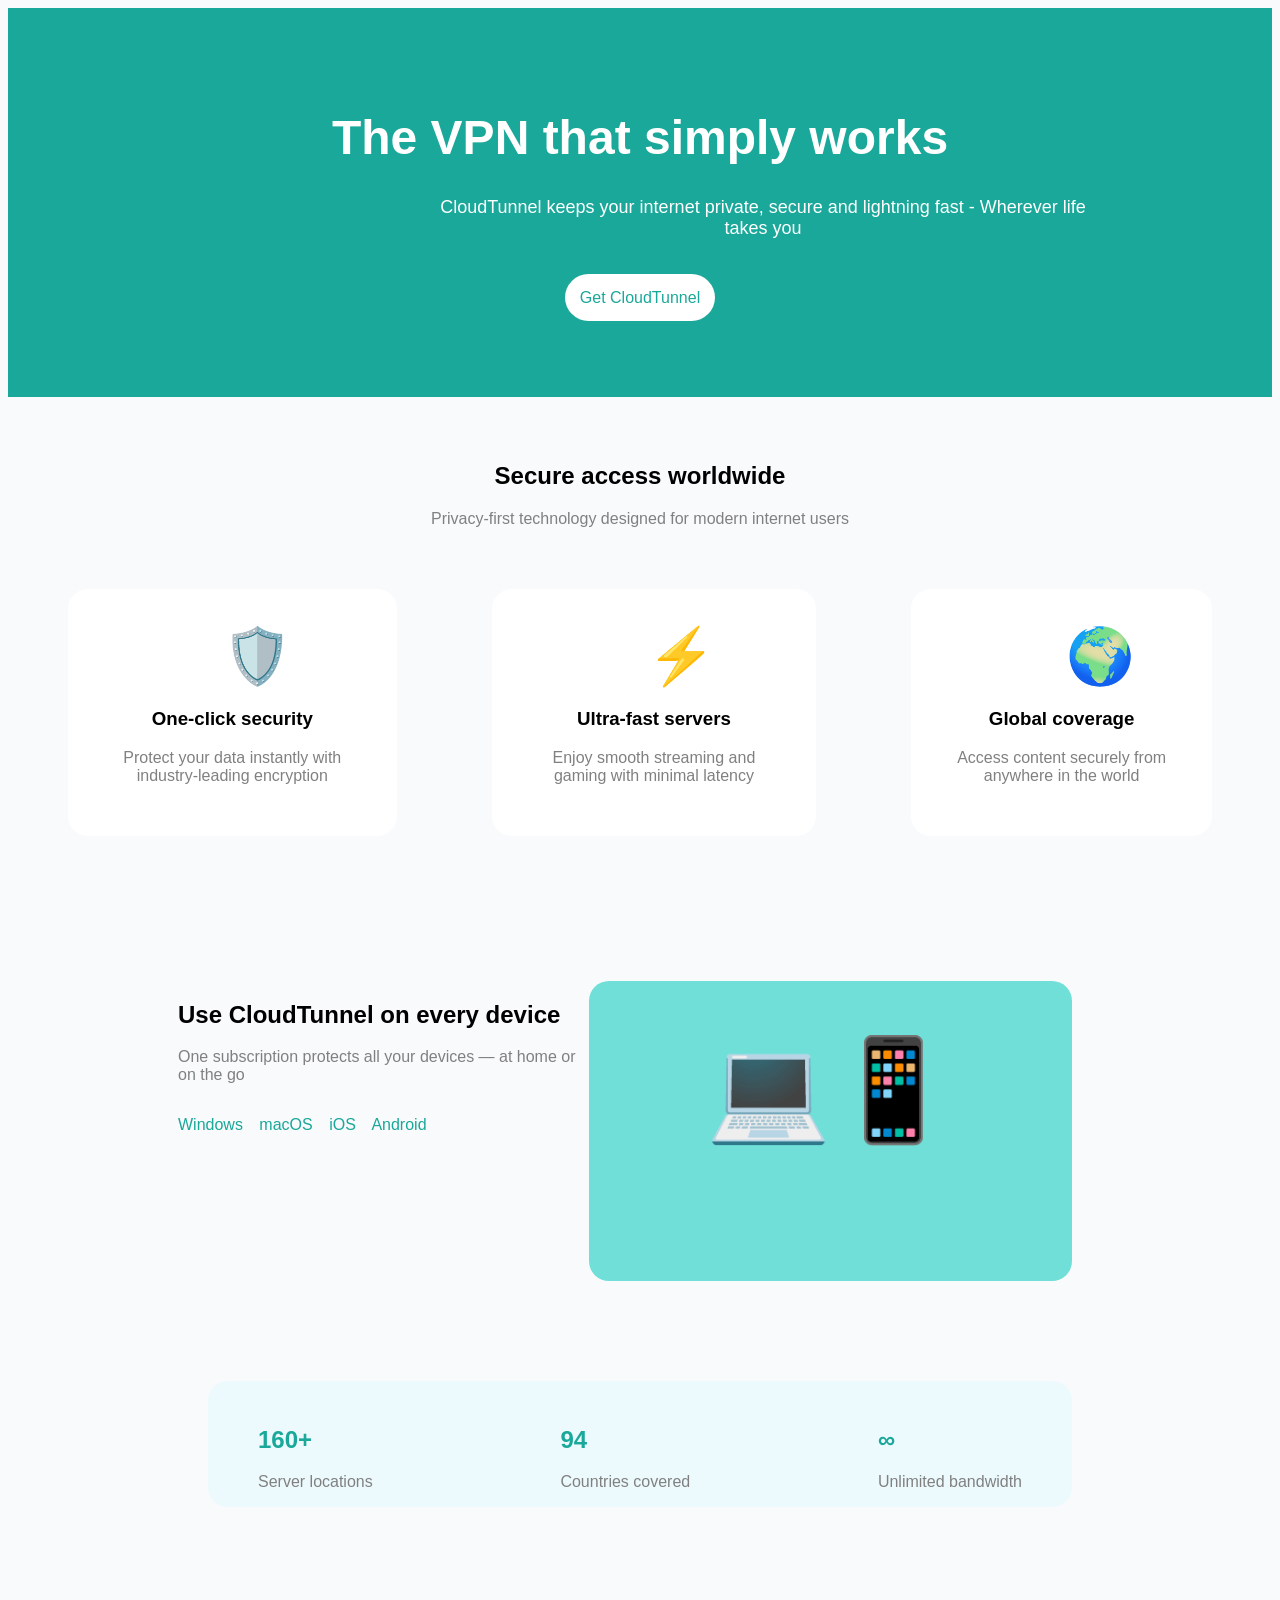
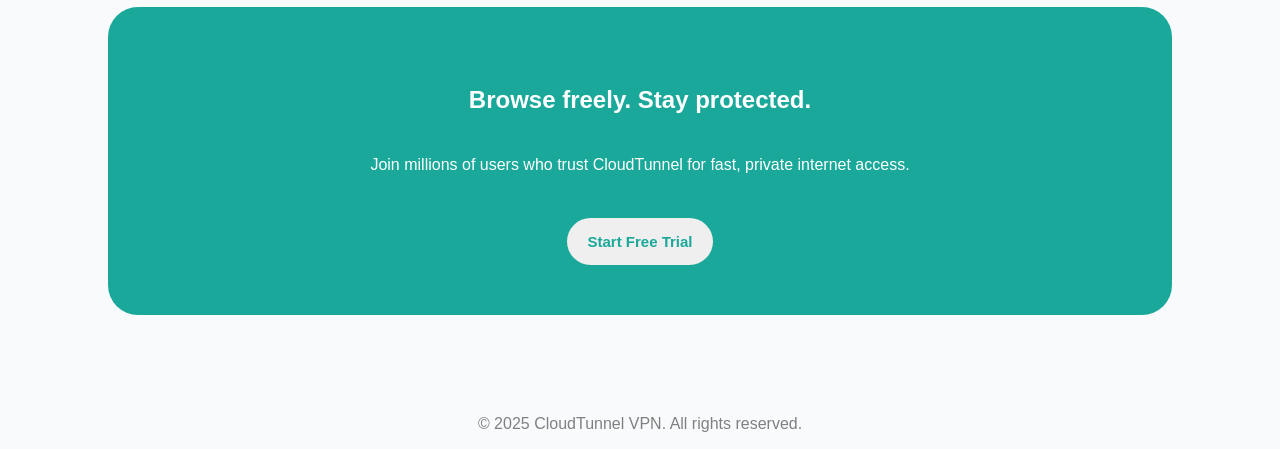
<file: index.html>
<!DOCTYPE html>
<html lang="en">
<head>
    <meta charset="UTF-8">
    <meta name="viewport" content="width=device-width, initial-scale=1.0">
    <title>Landing Page</title>
    <link rel="stylesheet" href="landing.css">
</head>
<body>
    <header>
        <h1 class="heading">The VPN that simply works</h1>
        <p class="p">CloudTunnel keeps your internet private, secure and lightning fast - Wherever life takes you</p>
        <a href="#" class="get">Get CloudTunnel</a>
    </header>
    <section>
        <h1 class="secure">Secure access worldwide</h1>
        <p class="privacy">Privacy-first technology designed for modern internet users</p>
        <div class="boxes">
            <div class = "features">
                <div class="icon">🛡️</div>
                <h3>One-click security</h3>
                <p>Protect your data instantly with industry-leading encryption</p>
            </div>
            <div class="features">
                <div class="icon">⚡</div>
                <h3>Ultra-fast servers</h3>
                <p>Enjoy smooth streaming and gaming with minimal latency</p>
            </div>
            <div class="features">
                <div class="icon">🌍</div>
                <h3>Global coverage</h3>
                <p>Access content securely from anywhere in the world</p>
            </div>
        </div>
    </section>
    <section>
        <div class="black">
            <div class="pin">
                <h1>Use CloudTunnel on every device</h1>
                <p class="one">One subscription protects all your devices — at home or on the go</p>
                <p class="Win">Windows macOS iOS Android</p>
            </div>
            <div class="laptop">💻📱</div>
        </div>

    </section>
    <section>
        <div class="block">
            <div >
                <h1 class="o"> 160+  </h1>
                <p >Server locations</p>
            </div>
            <div>
                <h1 class="o"> 94 </h1>
                <p >Countries covered</p>
            </div>
            <div>
                <h1 class="o"> ∞ </h1>
                <p >Unlimited bandwidth</p>
            </div>
        </div>
    </section>
    <section>
        <div class="box">
            <h1>Browse freely. Stay protected.</h1>
            <p class="join">Join millions of users who trust CloudTunnel for fast, private internet access.</p>
            <button class="start">Start Free Trial</button>
        </div>
    </section>
    <p>
        © 2025 CloudTunnel VPN. All rights reserved.
    </p>

</body>
</html>
</file>
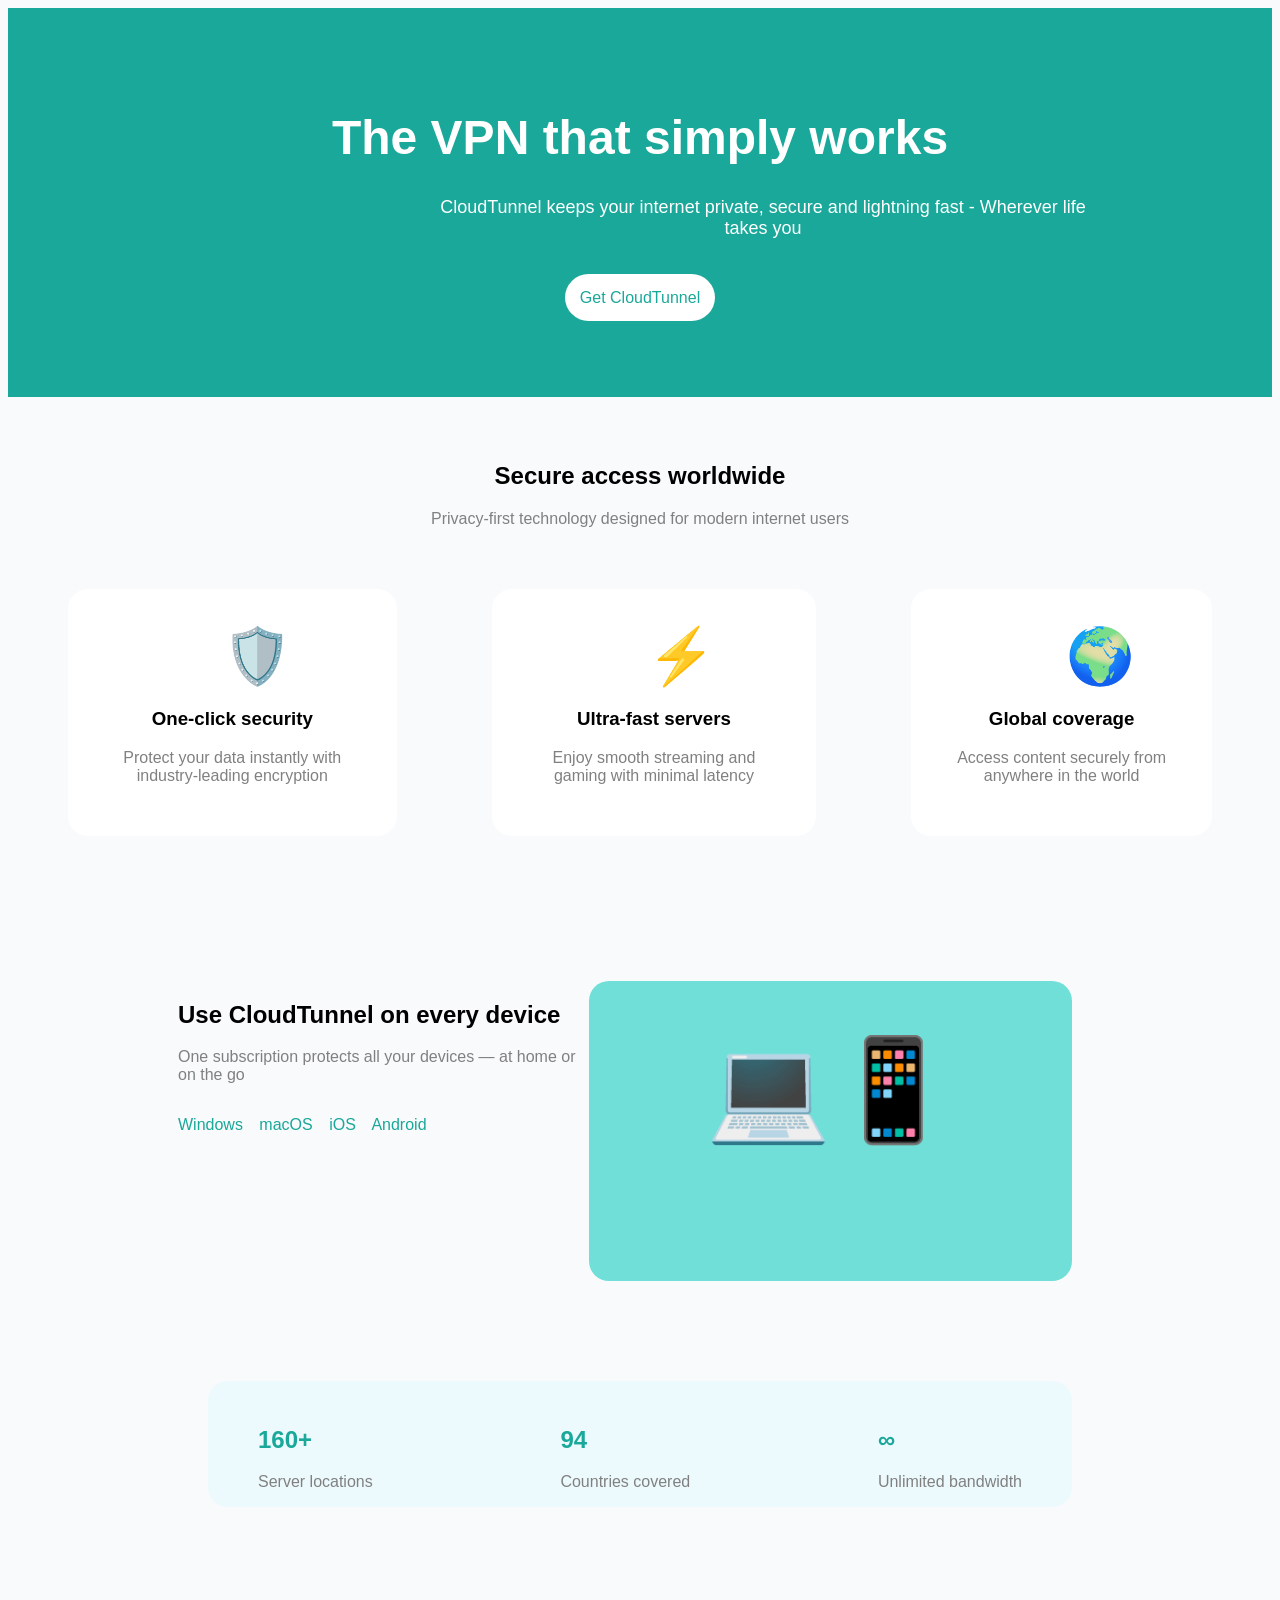
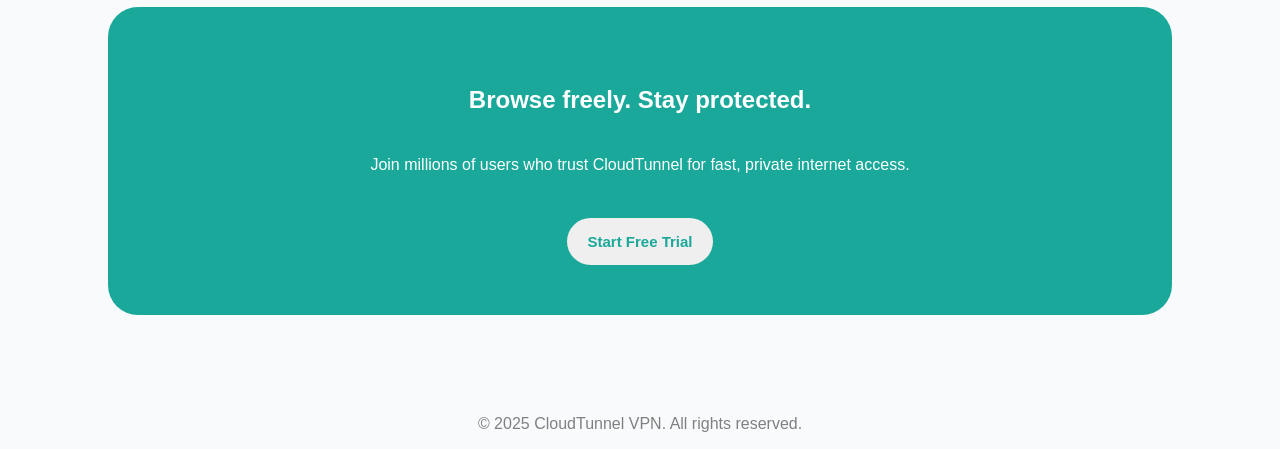
<file: landing.html>
<!DOCTYPE html>
<html lang="en">
<head>
    <meta charset="UTF-8">
    <meta name="viewport" content="width=device-width, initial-scale=1.0">
    <title>Landing Page</title>
    <link rel="stylesheet" href="landing.css">
</head>
<body>
    <header>
        <h1 class="heading">The VPN that simply works</h1>
        <p class="p">CloudTunnel keeps your internet private, secure and lightning fast - Wherever life takes you</p>
        <a href="#" class="get">Get CloudTunnel</a>
    </header>
    <section>
        <h1 class="secure">Secure access worldwide</h1>
        <p class="privacy">Privacy-first technology designed for modern internet users</p>
        <div class="boxes">
            <div class = "features">
                <div class="icon">🛡️</div>
                <h3>One-click security</h3>
                <p>Protect your data instantly with industry-leading encryption</p>
            </div>
            <div class="features">
                <div class="icon">⚡</div>
                <h3>Ultra-fast servers</h3>
                <p>Enjoy smooth streaming and gaming with minimal latency</p>
            </div>
            <div class="features">
                <div class="icon">🌍</div>
                <h3>Global coverage</h3>
                <p>Access content securely from anywhere in the world</p>
            </div>
        </div>
    </section>
    <section>
        <div class="black">
            <div class="pin">
                <h1>Use CloudTunnel on every device</h1>
                <p class="one">One subscription protects all your devices — at home or on the go</p>
                <p class="Win">Windows macOS iOS Android</p>
            </div>
            <div class="laptop">💻📱</div>
        </div>

    </section>
    <section>
        <div class="block">
            <div >
                <h1 class="o"> 160+  </h1>
                <p >Server locations</p>
            </div>
            <div>
                <h1 class="o"> 94 </h1>
                <p >Countries covered</p>
            </div>
            <div>
                <h1 class="o"> ∞ </h1>
                <p >Unlimited bandwidth</p>
            </div>
        </div>
    </section>
    <section>
        <div class="box">
            <h1>Browse freely. Stay protected.</h1>
            <p class="join">Join millions of users who trust CloudTunnel for fast, private internet access.</p>
            <button class="start">Start Free Trial</button>
        </div>
    </section>
    <p>
        © 2025 CloudTunnel VPN. All rights reserved.
    </p>

</body>
</html>
</file>
<file: landing.css>
body{
    font-family: Arial, Helvetica, sans-serif;
    background-color: #f8fafc;
}
header{
    padding-top: 70px;
    padding-bottom: 90px;
    background-color: rgb(25, 168, 153);
    text-align: center;
    -webkit-text-fill-color: #fff;
}
.heading{
    font-weight: 700;
    font-size: 48px;
}
.get{
    border-radius: 40px;
    margin-top: 35px;
    padding:15px;
    background-color: #fff;
    -webkit-text-fill-color: rgb(25,168,153);
    text-decoration: none;
}
.p{
    font-size: 18px;
    margin-bottom: 50px;
    max-width: 650px;
    margin-left: 430px;
}
.secure{
    text-align: center;
    margin-top: 65px;
}
p{
    text-align: center;
    color: grey;
}
h3{
    text-align: center;
}
.features{
    background-color: #fff;
    max-width: 325px;
    border-radius: 20px;
    margin: 45px;
    padding: 35px;
}
.icon{
    padding-left: 120px;
    font-size: 55px;
}
.boxes{
    padding-left: 15px;
    padding-right: 15px;
    display:flex;
    gap: 5px;
    margin: 0;
    
    justify-content:flex-start;
}
.one{
    text-align: left;
}
.black{
    display: flex;
    justify-content: space-between;
    margin: 100px;
}
.pin{
    margin-left: 70px;
}
.Win{
    text-align: left;
    color:  rgb(25, 168, 153);;
    line-height: 50px;
    word-spacing: 12px;
}
.laptop{
    background-color: rgb(112, 223, 216);
    height: 250px;
    border-radius: 20px;
    width: 550px;
    margin-right: 100px;
    text-align:center ;
    padding-top: 50px;
    font-size: 100px;
}
.block{
    background-color: rgba(209, 248, 255, 0.304);
    margin-left: 200px;
    margin-right: 200px;
    padding-top: 25px;
    padding-right: 50px ;
    padding-left: 50px;
    border-radius: 20px;
    display: flex;
    justify-content:space-between;
}
.o{
    color:  rgb(25, 168, 153);
}
.box{
    background-color:rgb(25, 168, 153);
    color: #fff ;
    text-align: center;
    padding: 50px;
    margin: 100px;
    border-radius: 30px;
    line-height: 45px;
} 
.join{
    color: #fff;
}
.start{
    padding-bottom: 15px;
    padding-top: 15px;
    padding-left: 20px;
    padding-right: 20px;
    font-size: 15px;
    border-radius: 30px ;
    /* border-color: #fff; */
    border: none;
    color: rgb(25, 168, 153);
    font-weight: 600;
    margin-top: 15px;
}
</file>
